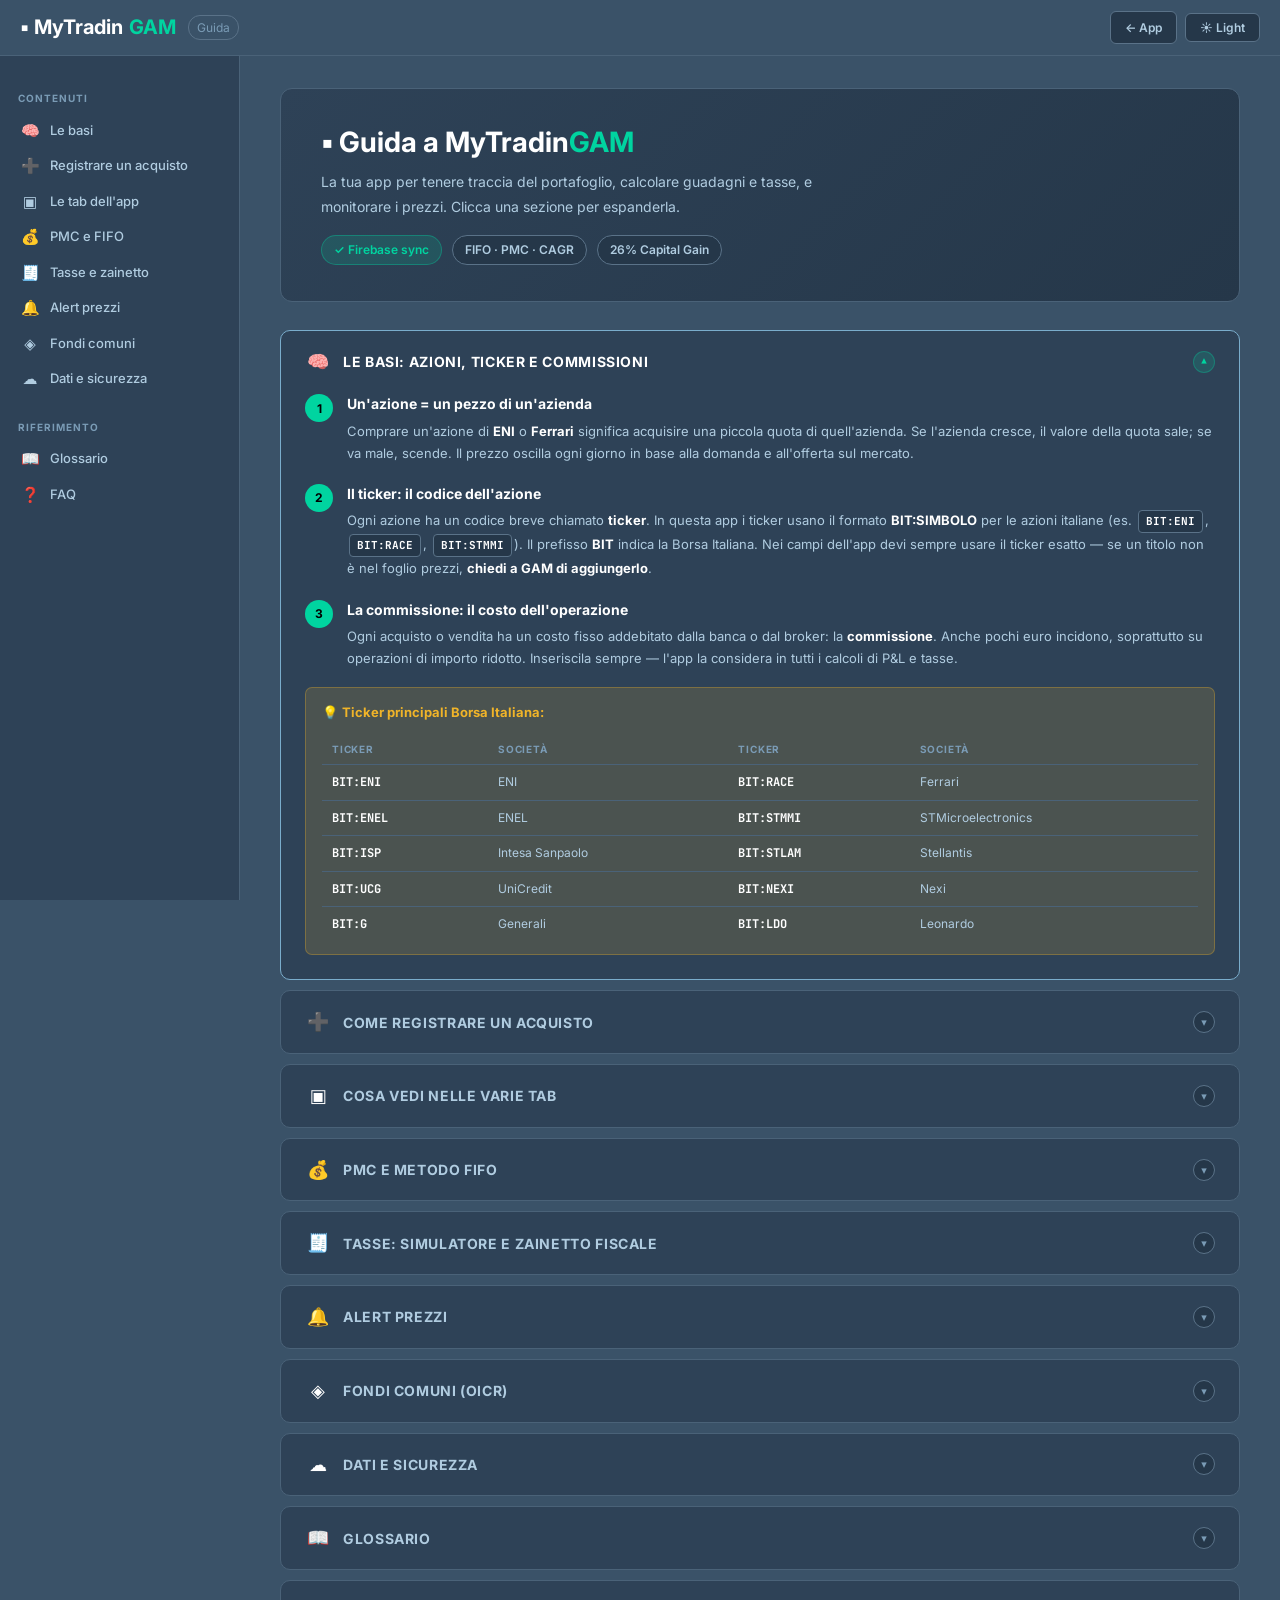
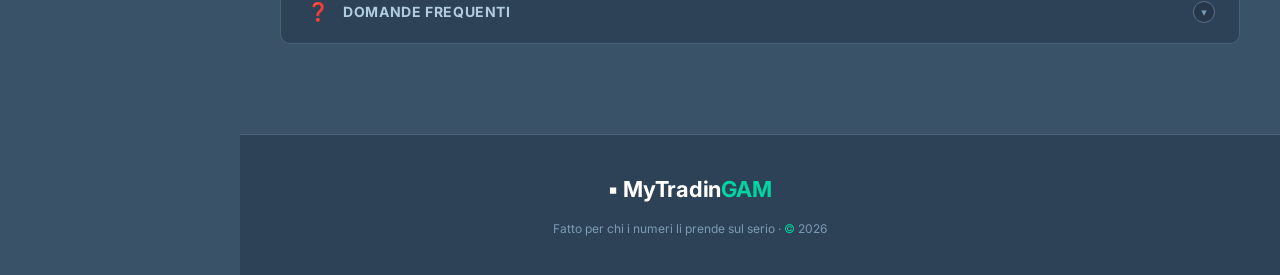
<file: guida.html>
<!DOCTYPE html>
<html lang="it" data-theme="dark">
<head>
<meta charset="UTF-8">
<meta name="viewport" content="width=device-width, initial-scale=1.0">
<title>Guida · MyTradinGAM</title>
<link href="https://fonts.googleapis.com/css2?family=Inter:wght@400;500;600;700;800&family=JetBrains+Mono:wght@400;700&display=swap" rel="stylesheet">
<style>
:root {
  --bg:#3a5268; --s1:#2e4257; --s2:#253749;
  --b1:#4a6278; --b2:#5a7288;
  --tx:#ffffff; --dim:#b0cce0; --muted:#7a9bb5;
  --g:#00d4a0; --gd:rgba(0,212,160,.15);
  --r:#ff4d6a; --rd:rgba(255,77,106,.15);
  --au:#f0b429; --aud:rgba(240,180,41,.15);
  --bl:#7aadcc; --bld:rgba(122,173,204,.18);
  --ac:#7aadcc;
  --mono:'JetBrains Mono','Courier New',monospace;
  --sidebar-w: 240px;
  --header-h: 56px;
}
[data-theme="light"] {
  --bg:#f0f4f8; --s1:#ffffff; --s2:#e8eef4;
  --b1:#c8d8e8; --b2:#b0c4d8;
  --tx:#1a2a3a; --dim:#4a6278; --muted:#7a9bb5;
  --gd:rgba(0,160,120,.1); --rd:rgba(210,45,75,.1);
  --aud:rgba(190,135,15,.1); --bld:rgba(89,126,149,.12);
  --ac:#3a6285;
}
*{margin:0;padding:0;box-sizing:border-box}
body{background:var(--bg);color:var(--tx);font-family:'Inter',system-ui,sans-serif;font-size:15px;line-height:1.65;min-height:100vh;transition:background .25s,color .25s}

/* ── HEADER ── */
header{
  height:var(--header-h);border-bottom:1px solid var(--b1);
  padding:0 20px;display:flex;align-items:center;justify-content:space-between;
  position:fixed;top:0;left:0;right:0;background:var(--bg);z-index:200;
}
.logo{font-family:'Inter',sans-serif;font-size:20px;font-weight:700;color:var(--tx);display:flex;align-items:center;gap:6px}
.logo em{color:var(--g);font-style:normal}
.logo-tag{font-size:12px;color:var(--muted);font-weight:400;margin-left:6px;padding:2px 8px;border:1px solid var(--b2);border-radius:12px}
.hdr-btns{display:flex;gap:8px;align-items:center}
.btn-sm{background:var(--s2);border:1px solid var(--b2);border-radius:6px;padding:6px 14px;cursor:pointer;font-family:'Inter',sans-serif;font-size:12px;font-weight:600;color:var(--dim);text-decoration:none;display:inline-flex;align-items:center;gap:5px;transition:all .2s;white-space:nowrap}
.btn-sm:hover{border-color:var(--g);color:var(--g)}

/* ── LAYOUT ── */
.layout{display:flex;margin-top:var(--header-h);min-height:calc(100vh - var(--header-h))}

/* ── SIDEBAR ── */
.sidebar{
  width:var(--sidebar-w);flex-shrink:0;
  position:fixed;top:var(--header-h);left:0;bottom:0;
  background:var(--s1);border-right:1px solid var(--b1);
  overflow-y:auto;padding:20px 0;z-index:100;
}
.sidebar::-webkit-scrollbar{width:4px}
.sidebar::-webkit-scrollbar-track{background:transparent}
.sidebar::-webkit-scrollbar-thumb{background:var(--b2);border-radius:2px}

.nav-section-label{
  font-size:10px;font-weight:700;text-transform:uppercase;letter-spacing:.1em;
  color:var(--muted);padding:14px 18px 6px;
}
.nav-link{
  display:flex;align-items:center;gap:10px;
  padding:8px 18px;cursor:pointer;
  font-size:13px;font-weight:500;color:var(--dim);
  text-decoration:none;border-left:2px solid transparent;
  transition:all .18s;line-height:1.3;
}
.nav-link:hover{color:var(--tx);background:var(--s2)}
.nav-link.active{color:var(--g);border-left-color:var(--g);background:var(--gd)}
.nav-icon{font-size:15px;flex-shrink:0;width:20px;text-align:center}

/* ── MAIN CONTENT ── */
main{margin-left:var(--sidebar-w);flex:1;padding:32px 40px 80px;max-width:calc(860px + var(--sidebar-w));min-width:0}

/* ── HERO ── */
.gu-hero{
  background:linear-gradient(135deg,var(--s1) 0%,var(--s2) 100%);
  border:1px solid var(--b1);border-radius:12px;
  padding:36px 40px;margin-bottom:28px;
}
.gu-hero h1{font-size:28px;font-weight:700;color:var(--tx);margin-bottom:10px;line-height:1.25}
.gu-hero p{color:var(--dim);font-size:14px;line-height:1.75;max-width:540px}
.gu-hero-meta{margin-top:16px;display:flex;gap:10px;flex-wrap:wrap}
.gu-badge{display:inline-flex;align-items:center;gap:5px;background:var(--s2);border:1px solid var(--b2);border-radius:20px;padding:4px 12px;font-size:12px;font-weight:600;color:var(--dim)}
.gu-badge.g{background:var(--gd);border-color:rgba(0,212,160,.35);color:var(--g)}

/* ── ACCORDION SECTION ── */
.gu-section{
  background:var(--s1);border:1px solid var(--b1);border-radius:10px;
  margin-bottom:10px;overflow:hidden;
  transition:border-color .2s;
  scroll-margin-top:calc(var(--header-h) + 20px);
}
.gu-section:hover{border-color:var(--b2)}
.gu-section.open{border-color:var(--bl)}

.gu-section-header{
  display:flex;align-items:center;justify-content:space-between;
  padding:16px 24px;cursor:pointer;gap:12px;
  user-select:none;
}
.gu-section-header:hover .gu-section-title{color:var(--tx)}
.gu-section-left{display:flex;align-items:center;gap:12px;min-width:0}
.gu-section-icon{font-size:18px;flex-shrink:0;width:26px;text-align:center}
.gu-section-title{
  font-size:14px;font-weight:700;color:var(--dim);
  text-transform:uppercase;letter-spacing:.045em;
  transition:color .18s;
}
.gu-section.open .gu-section-title{color:var(--tx)}
.gu-chevron{
  flex-shrink:0;width:22px;height:22px;border-radius:50%;
  background:var(--s2);border:1px solid var(--b2);
  display:flex;align-items:center;justify-content:center;
  font-size:11px;color:var(--muted);
  transition:transform .25s,background .2s,color .2s;
}
.gu-section.open .gu-chevron{transform:rotate(180deg);background:var(--gd);border-color:rgba(0,212,160,.3);color:var(--g)}

.gu-section-body{
  max-height:0;overflow:hidden;
  transition:max-height .35s cubic-bezier(.4,0,.2,1);
}
.gu-section.open .gu-section-body{max-height:4000px}
.gu-section-inner{padding:0 24px 24px}

/* ── STEPS ── */
.gu-step{display:flex;gap:14px;margin-bottom:18px;align-items:flex-start}
.gu-step:last-child{margin-bottom:0}
.gu-num{width:28px;height:28px;border-radius:50%;background:var(--g);color:#000;font-size:12px;font-weight:700;display:flex;align-items:center;justify-content:center;flex-shrink:0;margin-top:2px}
.gu-num.q{background:var(--au)}
.gu-num.r{background:var(--r)}
.gu-step-body{flex:1;min-width:0}
.gu-step-title{font-weight:700;color:var(--tx);margin-bottom:4px;font-size:14px}
.gu-step-desc{color:var(--dim);font-size:13px;line-height:1.72}
.gu-step-desc strong{color:var(--tx)}

/* ── PILLS ── */
.gu-pill{display:inline-block;background:var(--s2);border:1px solid var(--b2);border-radius:4px;padding:1px 7px;font-size:11px;font-weight:700;color:var(--tx);margin:0 2px;font-family:var(--mono)}
.gu-pill.g{background:var(--gd);border-color:rgba(0,212,160,.4);color:var(--g)}
.gu-pill.r{background:var(--rd);border-color:rgba(255,77,106,.4);color:var(--r)}
.gu-pill.a{background:var(--aud);border-color:rgba(240,180,41,.4);color:var(--au)}

/* ── TIP / WARNING BOX ── */
.gu-tip{background:var(--aud);border:1px solid rgba(240,180,41,.3);border-radius:7px;padding:13px 16px;font-size:13px;color:var(--dim);line-height:1.7;margin-top:18px}
.gu-tip strong{color:var(--au)}
.gu-warn{background:var(--rd);border:1px solid rgba(255,77,106,.3);border-radius:7px;padding:13px 16px;font-size:13px;color:var(--dim);line-height:1.7;margin-top:18px}
.gu-warn strong{color:var(--r)}

/* ── GLOSSARY ── */
.gu-glossary{display:grid;grid-template-columns:1fr 1fr;gap:10px}
@media(max-width:640px){.gu-glossary{grid-template-columns:1fr}}
.gu-term{background:var(--s2);border:1px solid var(--b1);border-radius:6px;padding:12px 14px}
.gu-term-name{font-weight:700;color:var(--g);font-size:12px;margin-bottom:4px}
.gu-term-def{color:var(--dim);font-size:12px;line-height:1.6}

/* ── TICKER TABLE ── */
.gu-ticker-table{width:100%;border-collapse:collapse;margin-top:12px;font-size:12px}
.gu-ticker-table th{text-align:left;color:var(--muted);font-size:10px;text-transform:uppercase;letter-spacing:.08em;padding:6px 10px;border-bottom:1px solid var(--b1)}
.gu-ticker-table td{padding:7px 10px;border-bottom:1px solid var(--b1);color:var(--dim)}
.gu-ticker-table td:first-child,.gu-ticker-table td:nth-child(3){font-family:var(--mono);font-weight:700;color:var(--tx)}
.gu-ticker-table tr:last-child td{border-bottom:none}

/* ── DIVIDER ── */
.gu-divider{height:1px;background:var(--b1);margin:18px 0}

/* ── MOBILE TOGGLE ── */
.sidebar-toggle{display:none;background:var(--s2);border:1px solid var(--b2);border-radius:6px;padding:6px 10px;cursor:pointer;font-size:16px;color:var(--dim)}

@media(max-width:820px){
  :root{--sidebar-w:0px}
  .sidebar{transform:translateX(-240px);width:240px;transition:transform .25s;box-shadow:none}
  .sidebar.open{transform:translateX(0);box-shadow:4px 0 24px rgba(0,0,0,.3)}
  main{margin-left:0;padding:24px 20px 60px}
  .sidebar-toggle{display:flex}
  .gu-hero{padding:24px 22px}
  .gu-hero h1{font-size:22px}
  .gu-section-inner{padding:0 16px 20px}
  .gu-section-header{padding:14px 16px}
}

/* ── OVERLAY ── */
.overlay{display:none;position:fixed;inset:0;background:rgba(0,0,0,.4);z-index:99}
.overlay.show{display:block}

/* ── SCROLL PROGRESS ── */
.progress-bar{position:fixed;top:var(--header-h);left:0;height:2px;background:var(--g);z-index:300;transition:width .1s linear;width:0%}

/* ── FOOTER ── */
footer{
  margin-left:var(--sidebar-w);
  border-top:1px solid var(--b1);
  background:var(--s1);
  padding:36px 40px;
}
.footer-inner{
  max-width:820px;
  display:flex;flex-direction:column;align-items:center;gap:8px;
  text-align:center;
}
.footer-logo{
  font-family:'Inter',sans-serif;font-size:22px;font-weight:700;
  color:var(--tx);letter-spacing:-.01em;
}
.footer-logo em{color:var(--g);font-style:normal}
.footer-claim{
  font-size:13px;font-weight:600;color:var(--muted);
  text-transform:uppercase;letter-spacing:.12em;
}
.footer-meta{
  font-size:12px;color:var(--muted);margin-top:4px;
}
.footer-meta strong{color:var(--dim)}
@media(max-width:820px){footer{margin-left:0;padding:28px 20px}}
</style>
</head>
<body>

<div class="progress-bar" id="progress"></div>

<header>
  <div class="logo">▪ MyTradin<em>GAM</em><span class="logo-tag">Guida</span></div>
  <div class="hdr-btns">
    <button class="sidebar-toggle" id="sidebar-toggle" onclick="toggleSidebar()">☰</button>
    <a class="btn-sm" href="index.html">← App</a>
    <button class="btn-sm" onclick="toggleTheme()" id="theme-btn">☀ Light</button>
  </div>
</header>

<div class="overlay" id="overlay" onclick="closeSidebar()"></div>

<div class="layout">

  <!-- SIDEBAR NAV -->
  <nav class="sidebar" id="sidebar">
    <div class="nav-section-label">Contenuti</div>
    <a class="nav-link" href="#sec0" onclick="navClick(this)"><span class="nav-icon">🧠</span>Le basi</a>
    <a class="nav-link" href="#sec1" onclick="navClick(this)"><span class="nav-icon">➕</span>Registrare un acquisto</a>
    <a class="nav-link" href="#sec2" onclick="navClick(this)"><span class="nav-icon">▣</span>Le tab dell'app</a>
    <a class="nav-link" href="#sec3" onclick="navClick(this)"><span class="nav-icon">💰</span>PMC e FIFO</a>
    <a class="nav-link" href="#sec4" onclick="navClick(this)"><span class="nav-icon">🧾</span>Tasse e zainetto</a>
    <a class="nav-link" href="#sec5" onclick="navClick(this)"><span class="nav-icon">🔔</span>Alert prezzi</a>
    <a class="nav-link" href="#sec6" onclick="navClick(this)"><span class="nav-icon">◈</span>Fondi comuni</a>
    <a class="nav-link" href="#sec7" onclick="navClick(this)"><span class="nav-icon">☁️</span>Dati e sicurezza</a>
    <div class="nav-section-label" style="margin-top:8px">Riferimento</div>
    <a class="nav-link" href="#sec8" onclick="navClick(this)"><span class="nav-icon">📖</span>Glossario</a>
    <a class="nav-link" href="#sec9" onclick="navClick(this)"><span class="nav-icon">❓</span>FAQ</a>
  </nav>

  <!-- MAIN -->
  <main id="main-content">

    <div class="gu-hero">
      <h1>▪ Guida a MyTradin<em style="color:var(--g);font-style:normal">GAM</em></h1>
      <p>La tua app per tenere traccia del portafoglio, calcolare guadagni e tasse, e monitorare i prezzi. Clicca una sezione per espanderla.</p>
      <div class="gu-hero-meta">
        <span class="gu-badge g">✓ Firebase sync</span>
        <span class="gu-badge">FIFO · PMC · CAGR</span>
        <span class="gu-badge">26% Capital Gain</span>
      </div>
    </div>

    <!-- SEZIONE 0 — LE BASI -->
    <div class="gu-section open" id="sec0">
      <div class="gu-section-header" onclick="toggleSection(this)">
        <div class="gu-section-left">
          <span class="gu-section-icon">🧠</span>
          <span class="gu-section-title">Le basi: azioni, ticker e commissioni</span>
        </div>
        <div class="gu-chevron">▾</div>
      </div>
      <div class="gu-section-body">
        <div class="gu-section-inner">
          <div class="gu-step">
            <div class="gu-num">1</div>
            <div class="gu-step-body">
              <div class="gu-step-title">Un'azione = un pezzo di un'azienda</div>
              <div class="gu-step-desc">Comprare un'azione di <strong>ENI</strong> o <strong>Ferrari</strong> significa acquisire una piccola quota di quell'azienda. Se l'azienda cresce, il valore della quota sale; se va male, scende. Il prezzo oscilla ogni giorno in base alla domanda e all'offerta sul mercato.</div>
            </div>
          </div>
          <div class="gu-step">
            <div class="gu-num">2</div>
            <div class="gu-step-body">
              <div class="gu-step-title">Il ticker: il codice dell'azione</div>
              <div class="gu-step-desc">Ogni azione ha un codice breve chiamato <strong>ticker</strong>. In questa app i ticker usano il formato <strong>BIT:SIMBOLO</strong> per le azioni italiane (es. <span class="gu-pill">BIT:ENI</span>, <span class="gu-pill">BIT:RACE</span>, <span class="gu-pill">BIT:STMMI</span>). Il prefisso <strong>BIT</strong> indica la Borsa Italiana. Nei campi dell'app devi sempre usare il ticker esatto — se un titolo non è nel foglio prezzi, <strong>chiedi a GAM di aggiungerlo</strong>.</div>
            </div>
          </div>
          <div class="gu-step">
            <div class="gu-num">3</div>
            <div class="gu-step-body">
              <div class="gu-step-title">La commissione: il costo dell'operazione</div>
              <div class="gu-step-desc">Ogni acquisto o vendita ha un costo fisso addebitato dalla banca o dal broker: la <strong>commissione</strong>. Anche pochi euro incidono, soprattutto su operazioni di importo ridotto. Inseriscila sempre — l'app la considera in tutti i calcoli di P&amp;L e tasse.</div>
            </div>
          </div>
          <div class="gu-tip">💡 <strong>Ticker principali Borsa Italiana:</strong>
            <table class="gu-ticker-table">
              <tr><th>Ticker</th><th>Società</th><th>Ticker</th><th>Società</th></tr>
              <tr><td>BIT:ENI</td><td>ENI</td><td>BIT:RACE</td><td>Ferrari</td></tr>
              <tr><td>BIT:ENEL</td><td>ENEL</td><td>BIT:STMMI</td><td>STMicroelectronics</td></tr>
              <tr><td>BIT:ISP</td><td>Intesa Sanpaolo</td><td>BIT:STLAM</td><td>Stellantis</td></tr>
              <tr><td>BIT:UCG</td><td>UniCredit</td><td>BIT:NEXI</td><td>Nexi</td></tr>
              <tr><td>BIT:G</td><td>Generali</td><td>BIT:LDO</td><td>Leonardo</td></tr>
            </table>
          </div>
        </div>
      </div>
    </div>

    <!-- SEZIONE 1 — ACQUISTO -->
    <div class="gu-section" id="sec1">
      <div class="gu-section-header" onclick="toggleSection(this)">
        <div class="gu-section-left">
          <span class="gu-section-icon">➕</span>
          <span class="gu-section-title">Come registrare un acquisto</span>
        </div>
        <div class="gu-chevron">▾</div>
      </div>
      <div class="gu-section-body">
        <div class="gu-section-inner">
          <div class="gu-step">
            <div class="gu-num">1</div>
            <div class="gu-step-body">
              <div class="gu-step-title">Vai sulla tab <span class="gu-pill">+ Operazione</span></div>
              <div class="gu-step-desc">Clicca il tab in alto. Trovi un modulo con sei campi da compilare.</div>
            </div>
          </div>
          <div class="gu-step">
            <div class="gu-num">2</div>
            <div class="gu-step-body">
              <div class="gu-step-title">Compila i campi</div>
              <div class="gu-step-desc">
                <strong>Tipo:</strong> scegli ACQUISTO.<br>
                <strong>Ticker:</strong> il codice del titolo (es. <span class="gu-pill">BIT:ENI</span>), esattamente come nel foglio prezzi.<br>
                <strong>Data:</strong> la data in cui hai comprato, anche anni fa.<br>
                <strong>Quantità:</strong> il numero di azioni (es. 100).<br>
                <strong>Prezzo €/az.:</strong> quanto hai pagato per ogni singola azione.<br>
                <strong>Commissioni €:</strong> il costo dell'operazione addebitato dal broker.
              </div>
            </div>
          </div>
          <div class="gu-step">
            <div class="gu-num">3</div>
            <div class="gu-step-body">
              <div class="gu-step-title">Clicca <span class="gu-pill g">▶ Registra</span> e ripeti per ogni acquisto</div>
              <div class="gu-step-desc">Se hai comprato le stesse azioni in momenti diversi — es. 100 nel 2020 e altre 50 nel 2023 — registra ogni acquisto separatamente. PMC e CAGR saranno automaticamente corretti.</div>
            </div>
          </div>
          <div class="gu-step">
            <div class="gu-num">4</div>
            <div class="gu-step-body">
              <div class="gu-step-title">Il titolo non è nel foglio prezzi?</div>
              <div class="gu-step-desc">Se compare il messaggio <span class="gu-pill a">⚠ non nel foglio prezzi</span>, il prezzo non si aggiornerà in automatico. Puoi comunque registrare l'operazione e inserire il prezzo manualmente nella tab Portafoglio. Per averlo in tempo reale, <strong>chiedi a GAM di aggiungere il ticker</strong>.</div>
            </div>
          </div>
          <div class="gu-step">
            <div class="gu-num">5</div>
            <div class="gu-step-body">
              <div class="gu-step-title">Il titolo ha subito uno split?</div>
              <div class="gu-step-desc">Se un'azione ha subito un frazionamento (es. NVIDIA 10:1 nel 2024) o un raggruppamento, devi registrarlo <strong>prima</strong> di inserire operazioni successive. Seleziona tipo <span class="gu-pill a">⇄ SPLIT / RAGGRUPPAMENTO</span>, inserisci ticker, data e rapporto. L'app ricalcola automaticamente quantità e prezzi di tutti gli acquisti precedenti.</div>
            </div>
          </div>
          <div class="gu-tip">💡 <strong>Consiglio:</strong> inserisci gli acquisti in ordine cronologico, dal più vecchio al più recente. Il calcolo FIFO risulterà sempre corretto.</div>
        </div>
      </div>
    </div>

    <!-- SEZIONE 2 — TAB -->
    <div class="gu-section" id="sec2">
      <div class="gu-section-header" onclick="toggleSection(this)">
        <div class="gu-section-left">
          <span class="gu-section-icon">▣</span>
          <span class="gu-section-title">Cosa vedi nelle varie tab</span>
        </div>
        <div class="gu-chevron">▾</div>
      </div>
      <div class="gu-section-body">
        <div class="gu-section-inner">
          <div class="gu-step">
            <div class="gu-num">1</div>
            <div class="gu-step-body">
              <div class="gu-step-title">◉ Totale — il quadro completo</div>
              <div class="gu-step-desc">Mostra il patrimonio complessivo sommando azioni e fondi. Trovi il P&amp;L latente (sulla carta), il P&amp;L realizzato (incassato) e il CAGR totale ponderato. La barra di composizione divide il peso tra azioni e fondi.</div>
            </div>
          </div>
          <div class="gu-step">
            <div class="gu-num">2</div>
            <div class="gu-step-body">
              <div class="gu-step-title">▣ Azioni — solo il portafoglio azionario</div>
              <div class="gu-step-desc">Il grafico a ciambella mostra come sono distribuiti i tuoi soldi tra i titoli. Se un pezzo è molto grande, hai un'alta concentrazione su quel titolo. La tabella riporta per ogni posizione: PMC, prezzo live, variazione del giorno, P&amp;L e CAGR.</div>
            </div>
          </div>
          <div class="gu-step">
            <div class="gu-num">3</div>
            <div class="gu-step-body">
              <div class="gu-step-title">Portafoglio — dettaglio con prezzi live</div>
              <div class="gu-step-desc">La tab più completa per le azioni. I prezzi si aggiornano ogni 60 secondi dal foglio Google. Se un titolo non ha il prezzo live, compare un campo per inserirlo manualmente. Il pulsante <span class="gu-pill">↺ Ora</span> forza l'aggiornamento immediato.</div>
            </div>
          </div>
          <div class="gu-step">
            <div class="gu-num">4</div>
            <div class="gu-step-body">
              <div class="gu-step-title">Log — storico completo</div>
              <div class="gu-step-desc">Tutte le operazioni in ordine cronologico. Da qui puoi esportare in CSV (utile per il commercialista) o cancellare l'intero portafoglio con il tasto Reset.</div>
            </div>
          </div>
        </div>
      </div>
    </div>

    <!-- SEZIONE 3 — PMC / FIFO -->
    <div class="gu-section" id="sec3">
      <div class="gu-section-header" onclick="toggleSection(this)">
        <div class="gu-section-left">
          <span class="gu-section-icon">💰</span>
          <span class="gu-section-title">PMC e metodo FIFO</span>
        </div>
        <div class="gu-chevron">▾</div>
      </div>
      <div class="gu-section-body">
        <div class="gu-section-inner">
          <div class="gu-step">
            <div class="gu-num">1</div>
            <div class="gu-step-body">
              <div class="gu-step-title">Cos'è il PMC (Prezzo Medio di Carico)</div>
              <div class="gu-step-desc">Compri <strong>100 azioni a €10</strong> nel 2020. Nel 2023 ne compri altre <strong>100 a €20</strong>. Hai speso €3.000 per 200 azioni: il tuo PMC è <strong>€15,00</strong> (= 3.000 ÷ 200). Se oggi l'azione vale €18, il portafoglio vale €3.600: guadagno latente di €600.</div>
            </div>
          </div>
          <div class="gu-step">
            <div class="gu-num">2</div>
            <div class="gu-step-body">
              <div class="gu-step-title">Perché si usa il metodo FIFO</div>
              <div class="gu-step-desc">FIFO = <em>First In, First Out</em>: quando vendi, si considerano vendute prima le azioni comprate per prime. È il metodo obbligatorio in Italia per il calcolo delle plusvalenze. Se vendi 50 azioni, l'app assume che siano le prime 50 acquistate — non le più recenti.</div>
            </div>
          </div>
          <div class="gu-step">
            <div class="gu-num">3</div>
            <div class="gu-step-body">
              <div class="gu-step-title">Cos'è il CAGR</div>
              <div class="gu-step-desc">Il rendimento annuo composto risponde a: <em>"Quale tasso fisso annuo avrei dovuto avere per ottenere lo stesso risultato?"</em> Un CAGR <span class="gu-pill g">+7%/a</span> significa che i tuoi soldi crescono del 7% ogni anno in media. È il modo corretto per confrontare investimenti di durata diversa.</div>
            </div>
          </div>
        </div>
      </div>
    </div>

    <!-- SEZIONE 4 — TASSE -->
    <div class="gu-section" id="sec4">
      <div class="gu-section-header" onclick="toggleSection(this)">
        <div class="gu-section-left">
          <span class="gu-section-icon">🧾</span>
          <span class="gu-section-title">Tasse: Simulatore e Zainetto Fiscale</span>
        </div>
        <div class="gu-chevron">▾</div>
      </div>
      <div class="gu-section-body">
        <div class="gu-section-inner">
          <div class="gu-step">
            <div class="gu-num">1</div>
            <div class="gu-step-body">
              <div class="gu-step-title">Il Simulatore Capital Gain</div>
              <div class="gu-step-desc">Nella tab <span class="gu-pill">Simulatore CG</span> puoi simulare una vendita ipotetica: scegli titolo, quantità e prezzo, e l'app calcola in tempo reale le tasse dovute. L'aliquota standard in Italia è il <strong>26%</strong> sulla plusvalenza netta. Il simulatore mostra anche 7 scenari di prezzo: da −30% a +30%.</div>
            </div>
          </div>
          <div class="gu-step">
            <div class="gu-num">2</div>
            <div class="gu-step-body">
              <div class="gu-step-title">Lo Zainetto Fiscale</div>
              <div class="gu-step-desc">Le perdite realizzate (minusvalenze) possono compensare i guadagni futuri entro <strong>4 anni</strong>. Se hai perso €1.000 vendendo in perdita, puoi usarli per ridurre la base imponibile di vendite future. Lo Zainetto mostra anno per anno il saldo disponibile e la data di scadenza.</div>
            </div>
          </div>
          <div class="gu-warn">⚠ <strong>Attenzione:</strong> questa app è un supporto al calcolo personale. Per la dichiarazione fiscale ufficiale rivolgiti sempre al tuo commercialista o al CAF.</div>
        </div>
      </div>
    </div>

    <!-- SEZIONE 5 — ALERT -->
    <div class="gu-section" id="sec5">
      <div class="gu-section-header" onclick="toggleSection(this)">
        <div class="gu-section-left">
          <span class="gu-section-icon">🔔</span>
          <span class="gu-section-title">Alert prezzi</span>
        </div>
        <div class="gu-chevron">▾</div>
      </div>
      <div class="gu-section-body">
        <div class="gu-section-inner">
          <div class="gu-step">
            <div class="gu-num">1</div>
            <div class="gu-step-body">
              <div class="gu-step-title">Come funzionano gli alert</div>
              <div class="gu-step-desc">Per ogni titolo in portafoglio puoi impostare un <strong>Target</strong> (prezzo obiettivo verso l'alto) e uno <strong>Stop Loss</strong> (soglia di attenzione verso il basso). Quando il prezzo live raggiunge la soglia, compare una notifica nell'app. Gli alert funzionano solo mentre il browser è aperto.</div>
            </div>
          </div>
          <div class="gu-step">
            <div class="gu-num">2</div>
            <div class="gu-step-body">
              <div class="gu-step-title">Log alert scattati</div>
              <div class="gu-step-desc">Nella parte bassa della tab Alert trovi lo storico delle notifiche scattate, con orario, tipo (TARGET o STOP), soglia e prezzo rilevato. Utile per tenere traccia dei momenti di volatilità.</div>
            </div>
          </div>
        </div>
      </div>
    </div>

    <!-- SEZIONE 6 — FONDI -->
    <div class="gu-section" id="sec6">
      <div class="gu-section-header" onclick="toggleSection(this)">
        <div class="gu-section-left">
          <span class="gu-section-icon">◈</span>
          <span class="gu-section-title">Fondi comuni (OICR)</span>
        </div>
        <div class="gu-chevron">▾</div>
      </div>
      <div class="gu-section-body">
        <div class="gu-section-inner">
          <div class="gu-step">
            <div class="gu-num">1</div>
            <div class="gu-step-body">
              <div class="gu-step-title">Differenza tra fondo e azione</div>
              <div class="gu-step-desc">Un fondo comune (es. <strong>Anima</strong>, <strong>Fideuram</strong>, <strong>Mediolanum</strong>) è gestito da professionisti. Non compri azioni in borsa: sottoscrivi <strong>quote</strong> a un prezzo chiamato <strong>NAV</strong> (Net Asset Value), pubblicato ogni giorno lavorativo dalla società di gestione — non è disponibile in tempo reale come i prezzi azionari.</div>
            </div>
          </div>
          <div class="gu-step">
            <div class="gu-num">2</div>
            <div class="gu-step-body">
              <div class="gu-step-title">Crea il fondo con <span class="gu-pill g">+ Nuovo fondo</span></div>
              <div class="gu-step-desc">Inserisci nome, ISIN (es. IT0001234567), società di gestione e categoria. L'ISIN lo trovi sull'estratto conto bancario o su <strong>morningstar.it</strong>.</div>
            </div>
          </div>
          <div class="gu-step">
            <div class="gu-num">3</div>
            <div class="gu-step-body">
              <div class="gu-step-title">Registra movimenti con <span class="gu-pill g">+ Movimento</span></div>
              <div class="gu-step-desc"><strong>Sottoscrizione</strong> = hai versato denaro (acquisto quote). <strong>Rimborso</strong> = hai ritirato denaro (vendita quote). Per ogni movimento inserisci data, numero di quote, NAV del giorno e commissioni.</div>
            </div>
          </div>
          <div class="gu-step">
            <div class="gu-num">4</div>
            <div class="gu-step-body">
              <div class="gu-step-title">Aggiorna il NAV con <span class="gu-pill">↺ Aggiorna NAV</span></div>
              <div class="gu-step-desc">Per vedere il valore corrente, inserisci il NAV aggiornato per ogni fondo. Lo trovi sul sito della società di gestione o nell'area clienti della banca. Finché non aggiorni, l'app usa il NAV medio di carico come stima.</div>
            </div>
          </div>
        </div>
      </div>
    </div>

    <!-- SEZIONE 7 — DATI -->
    <div class="gu-section" id="sec7">
      <div class="gu-section-header" onclick="toggleSection(this)">
        <div class="gu-section-left">
          <span class="gu-section-icon">☁️</span>
          <span class="gu-section-title">Dati e sicurezza</span>
        </div>
        <div class="gu-chevron">▾</div>
      </div>
      <div class="gu-section-body">
        <div class="gu-section-inner">
          <div class="gu-step">
            <div class="gu-num">1</div>
            <div class="gu-step-body">
              <div class="gu-step-title">I tuoi dati sono su Firebase (Google Cloud)</div>
              <div class="gu-step-desc">Operazioni, fondi e impostazioni vengono salvati automaticamente su <strong>Firebase Firestore</strong> — il database cloud di Google. Ogni utente accede con il proprio account Google e vede solo il proprio portafoglio. I dati sono accessibili da qualsiasi PC o browser dopo il login.</div>
            </div>
          </div>
          <div class="gu-step">
            <div class="gu-num">2</div>
            <div class="gu-step-body">
              <div class="gu-step-title">Backup manuale</div>
              <div class="gu-step-desc">Clicca <span class="gu-pill">↓ Salva</span> in alto a destra per scaricare un backup completo. Il file JSON contiene tutte le operazioni, fondi e impostazioni. Per ripristinare usa <span class="gu-pill">↑ Importa</span>.</div>
            </div>
          </div>
          <div class="gu-step">
            <div class="gu-num">3</div>
            <div class="gu-step-body">
              <div class="gu-step-title">I prezzi: Google Sheet + Apps Script</div>
              <div class="gu-step-desc">I prezzi live vengono letti da un foglio Google gestito da GAM tramite Google Apps Script. Il foglio usa <strong>GOOGLEFINANCE()</strong> per aggiornare i prezzi in automatico ogni 60 secondi. Se un titolo non è nel foglio, il prezzo non si aggiorna — chiedi a GAM di aggiungerlo.</div>
            </div>
          </div>
        </div>
      </div>
    </div>

    <!-- SEZIONE 8 — GLOSSARIO -->
    <div class="gu-section" id="sec8">
      <div class="gu-section-header" onclick="toggleSection(this)">
        <div class="gu-section-left">
          <span class="gu-section-icon">📖</span>
          <span class="gu-section-title">Glossario</span>
        </div>
        <div class="gu-chevron">▾</div>
      </div>
      <div class="gu-section-body">
        <div class="gu-section-inner">
          <div class="gu-glossary">
            <div class="gu-term"><div class="gu-term-name">Ticker</div><div class="gu-term-def">Codice breve di un'azione. Es: BIT:ENI = ENI su Borsa Italiana, BIT:RACE = Ferrari.</div></div>
            <div class="gu-term"><div class="gu-term-name">Stock Split</div><div class="gu-term-def">Frazionamento azionario: ogni azione viene divisa in più azioni (es. 1 → 10). Il prezzo si riduce proporzionalmente, il valore totale non cambia.</div></div>
            <div class="gu-term"><div class="gu-term-name">Raggruppamento (Reverse Split)</div><div class="gu-term-def">Operazione inversa allo split: più azioni vengono fuse in una (es. 10 → 1). Il prezzo sale proporzionalmente.</div></div>
            <div class="gu-term"><div class="gu-term-name">PMC — Prezzo Medio di Carico</div><div class="gu-term-def">Il prezzo medio di acquisto ponderato per le quantità. Base di calcolo per il P&amp;L.</div></div>
            <div class="gu-term"><div class="gu-term-name">P&amp;L Latente</div><div class="gu-term-def">Guadagno o perdita "sulla carta". Diventa reale solo quando vendi.</div></div>
            <div class="gu-term"><div class="gu-term-name">P&amp;L Realizzato</div><div class="gu-term-def">Guadagno o perdita effettivi, già incassati da vendite chiuse.</div></div>
            <div class="gu-term"><div class="gu-term-name">FIFO — First In, First Out</div><div class="gu-term-def">Le prime azioni comprate sono le prime considerate vendute. Metodo obbligatorio in Italia.</div></div>
            <div class="gu-term"><div class="gu-term-name">CAGR</div><div class="gu-term-def">Rendimento annuo composto. Misura quanto crescono i tuoi soldi ogni anno in media.</div></div>
            <div class="gu-term"><div class="gu-term-name">Capital Gain</div><div class="gu-term-def">Guadagno tassabile: differenza tra prezzo di vendita e prezzo di acquisto. In Italia tassato al 26%.</div></div>
            <div class="gu-term"><div class="gu-term-name">Stop Loss</div><div class="gu-term-def">Soglia di prezzo minima: se il titolo scende fino a quel livello è il segnale di valutare la vendita.</div></div>
            <div class="gu-term"><div class="gu-term-name">NAV — Net Asset Value</div><div class="gu-term-def">Valore netto per quota di un fondo comune. Pubblicato ogni giorno lavorativo dalla SGR.</div></div>
            <div class="gu-term"><div class="gu-term-name">Zainetto Fiscale</div><div class="gu-term-def">Saldo delle minusvalenze compensabili con plusvalenze future entro 4 anni dall'anno di realizzo.</div></div>
            <div class="gu-term"><div class="gu-term-name">Commissione</div><div class="gu-term-def">Costo fisso addebitato dal broker per ogni operazione di acquisto o vendita.</div></div>
            <div class="gu-term"><div class="gu-term-name">ISIN</div><div class="gu-term-def">Codice identificativo internazionale di un titolo o fondo. Formato: 2 lettere + 10 caratteri.</div></div>
          </div>
        </div>
      </div>
    </div>

    <!-- SEZIONE 9 — FAQ -->
    <div class="gu-section" id="sec9">
      <div class="gu-section-header" onclick="toggleSection(this)">
        <div class="gu-section-left">
          <span class="gu-section-icon">❓</span>
          <span class="gu-section-title">Domande frequenti</span>
        </div>
        <div class="gu-chevron">▾</div>
      </div>
      <div class="gu-section-body">
        <div class="gu-section-inner">
          <div class="gu-step">
            <div class="gu-num q">?</div>
            <div class="gu-step-body">
              <div class="gu-step-title">I prezzi sono in tempo reale?</div>
              <div class="gu-step-desc">I prezzi provengono da Google Finance tramite un foglio Google gestito da GAM. Si aggiornano automaticamente ogni 60 secondi mentre hai il browser aperto. Per i mercati chiusi (es. weekend) viene mostrato l'ultimo prezzo disponibile.</div>
            </div>
          </div>
          <div class="gu-step">
            <div class="gu-num q">?</div>
            <div class="gu-step-body">
              <div class="gu-step-title">Come gestisco uno stock split o un raggruppamento?</div>
              <div class="gu-step-desc">Vai su <span class="gu-pill">+ Operazione</span>, seleziona tipo <span class="gu-pill a">⇄ SPLIT / RAGGRUPPAMENTO</span> e compila:
                <br><strong>Ticker:</strong> il titolo interessato (es. <span class="gu-pill">NVDA</span>).
                <br><strong>Data:</strong> la data effettiva dello split.
                <br><strong>Rapporto:</strong> per uno split 10:1 (ogni azione diventa 10) inserisci <strong>10</strong>. Per un raggruppamento 10:1 (10 azioni diventano 1) inserisci <strong>0.1</strong>.
                <br><br>L'app moltiplica le quantità e divide i prezzi di tutti gli acquisti precedenti a quella data. Nel log appare una riga <span class="gu-pill a">⇄ SPLIT</span> che non incide sul P&amp;L. Esempio: 4 azioni NVIDIA a $900 → dopo split 10:1 diventano 40 azioni a $90, PMC invariato.</div>
            </div>
          </div>
          <div class="gu-step">
            <div class="gu-num q">?</div>
            <div class="gu-step-body">
              <div class="gu-step-title">Posso usarla da più dispositivi?</div>
              <div class="gu-step-desc">Sì. I dati sono salvati su Firebase e accessibili da qualsiasi PC, tablet o smartphone. Basta accedere con lo stesso account Google.</div>
            </div>
          </div>
          <div class="gu-step">
            <div class="gu-num q">?</div>
            <div class="gu-step-body">
              <div class="gu-step-title">Cosa succede se il prezzo live non carica?</div>
              <div class="gu-step-desc">Nella tab Portafoglio appare un campo dove puoi inserire il prezzo manualmente. Tutti i calcoli continuano a funzionare normalmente con il prezzo inserito.</div>
            </div>
          </div>
          <div class="gu-step">
            <div class="gu-num q">?</div>
            <div class="gu-step-body">
              <div class="gu-step-title">Posso usarla per ETF?</div>
              <div class="gu-step-desc">Sì, ma solo se il ticker è presente nel foglio prezzi. Chiedi a GAM di aggiungere il ticker dell'ETF che ti interessa (es. <span class="gu-pill">BIT:SWDA</span> per iShares Core MSCI World su Borsa Italiana).</div>
            </div>
          </div>
          <div class="gu-step">
            <div class="gu-num q">?</div>
            <div class="gu-step-body">
              <div class="gu-step-title">Come aggiungo un nuovo titolo al foglio prezzi?</div>
              <div class="gu-step-desc">Non puoi farlo direttamente — il foglio prezzi è gestito da GAM. Contatta GAM indicando il ticker esatto del titolo che vuoi aggiungere. Una volta aggiunto, il prezzo si aggiornerà automaticamente nell'app.</div>
            </div>
          </div>
        </div>
      </div>
    </div>

  </main>
</div>

<!-- FOOTER -->
<footer>
  <div class="footer-inner">
    <div class="footer-logo">▪ MyTradin<em>GAM</em></div>
    <div class="footer-meta">Fatto per chi i numeri li prende sul serio · <span style="color:var(--g)">©</span> <span id="footer-year"></span></div>
  </div>
</footer>

<script>
// ── Theme ──
var isDark = true;
try { isDark = localStorage.getItem('pd3_theme') !== 'light'; } catch(e) {}
function applyTheme() {
  document.documentElement.setAttribute('data-theme', isDark ? 'dark' : 'light');
  document.getElementById('theme-btn').textContent = isDark ? '☀ Light' : '☾ Dark';
}
function toggleTheme() {
  isDark = !isDark;
  try { localStorage.setItem('pd3_theme', isDark ? 'dark' : 'light'); } catch(e) {}
  applyTheme();
}
applyTheme();
document.getElementById('footer-year').textContent = new Date().getFullYear();

// ── Accordion ──
function toggleSection(header) {
  var section = header.parentElement;
  var wasOpen = section.classList.contains('open');
  section.classList.toggle('open', !wasOpen);
}

// ── Sidebar (mobile) ──
function toggleSidebar() {
  var s = document.getElementById('sidebar');
  var o = document.getElementById('overlay');
  var open = s.classList.toggle('open');
  o.classList.toggle('show', open);
}
function closeSidebar() {
  document.getElementById('sidebar').classList.remove('open');
  document.getElementById('overlay').classList.remove('show');
}

// ── Nav click: expand target section + close mobile sidebar ──
function navClick(link) {
  var id = link.getAttribute('href').replace('#','');
  var target = document.getElementById(id);
  if (target && !target.classList.contains('open')) {
    target.classList.add('open');
  }
  closeSidebar();
  // highlight active link
  document.querySelectorAll('.nav-link').forEach(function(l){ l.classList.remove('active'); });
  link.classList.add('active');
}

// ── Scroll progress bar ──
window.addEventListener('scroll', function() {
  var doc = document.documentElement;
  var scrolled = doc.scrollTop / (doc.scrollHeight - doc.clientHeight) * 100;
  document.getElementById('progress').style.width = scrolled + '%';
});

// ── Active nav on scroll ──
var sections = document.querySelectorAll('.gu-section');
var navLinks = document.querySelectorAll('.nav-link');
window.addEventListener('scroll', function() {
  var scrollY = window.scrollY + 80;
  var current = '';
  sections.forEach(function(s) {
    if (s.offsetTop <= scrollY) current = s.id;
  });
  navLinks.forEach(function(l) {
    l.classList.toggle('active', l.getAttribute('href') === '#' + current);
  });
}, { passive: true });
</script>
</body>
</html>
</file>
